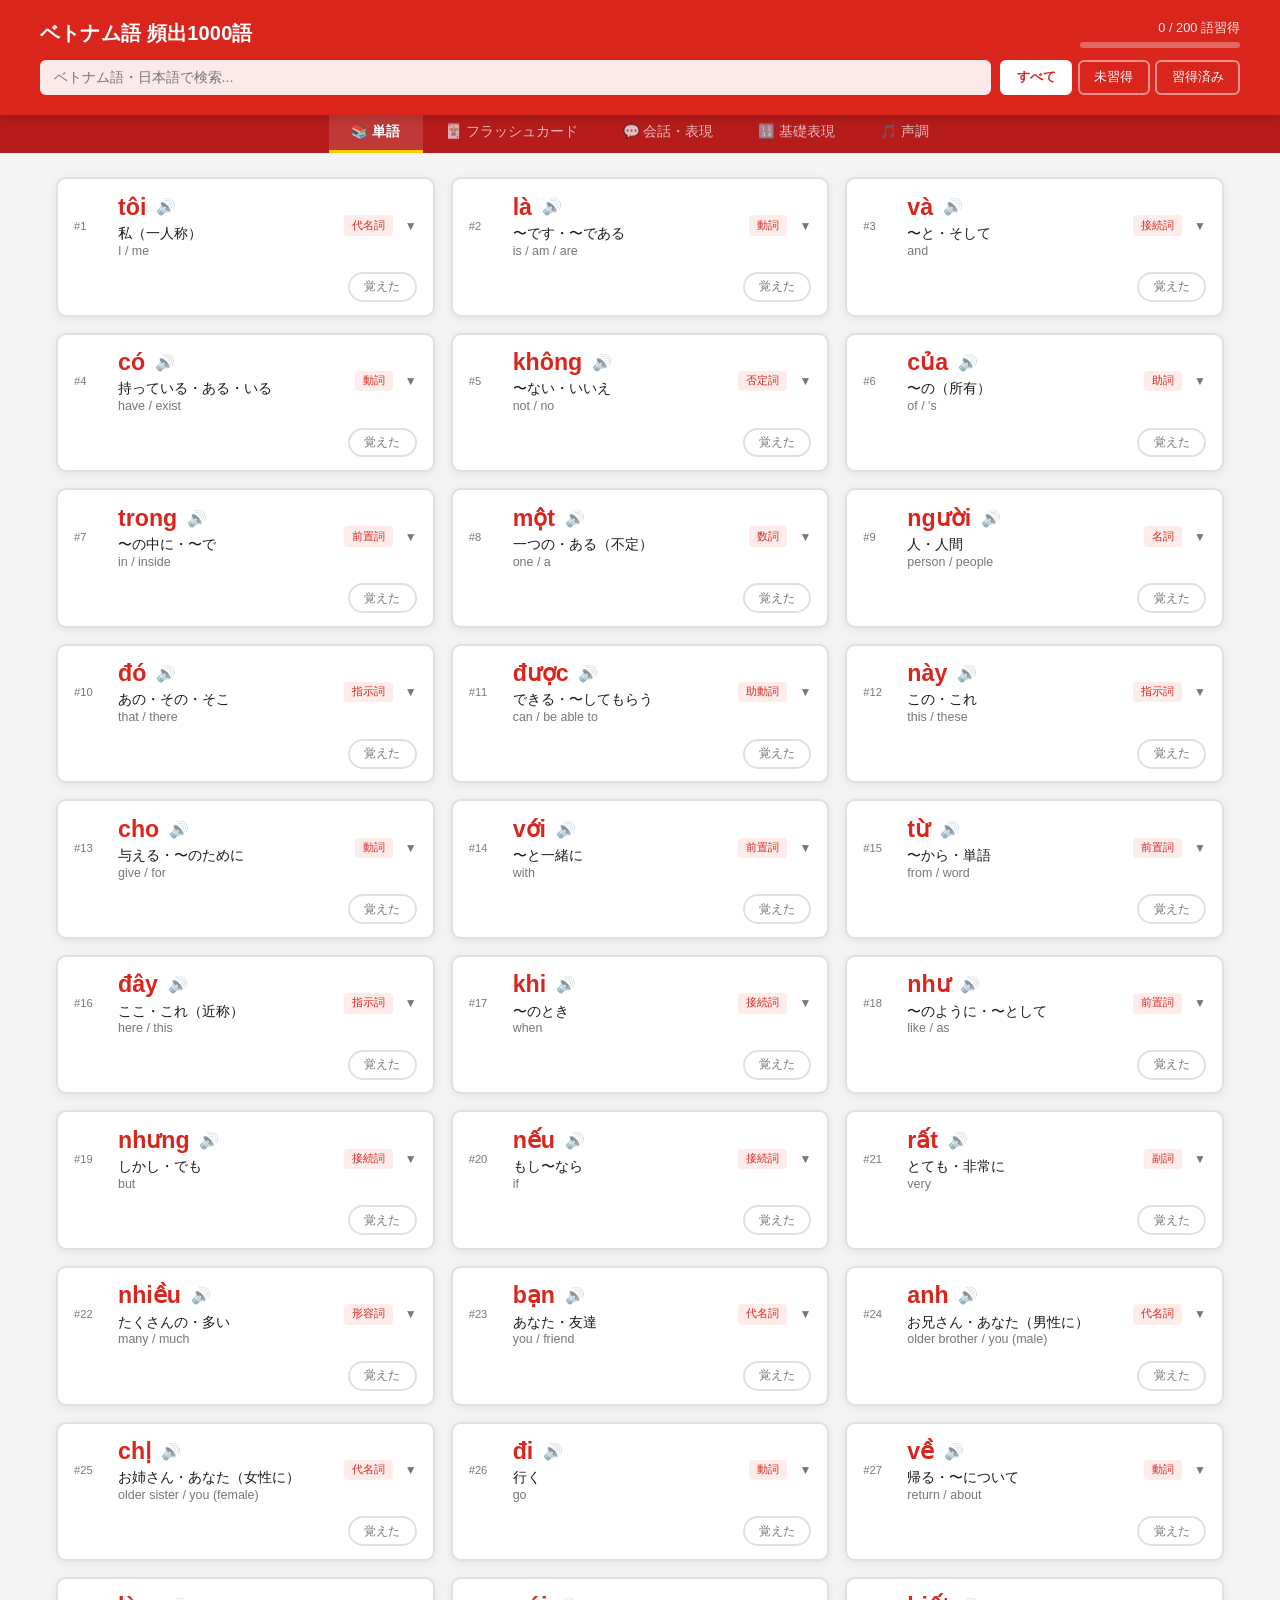
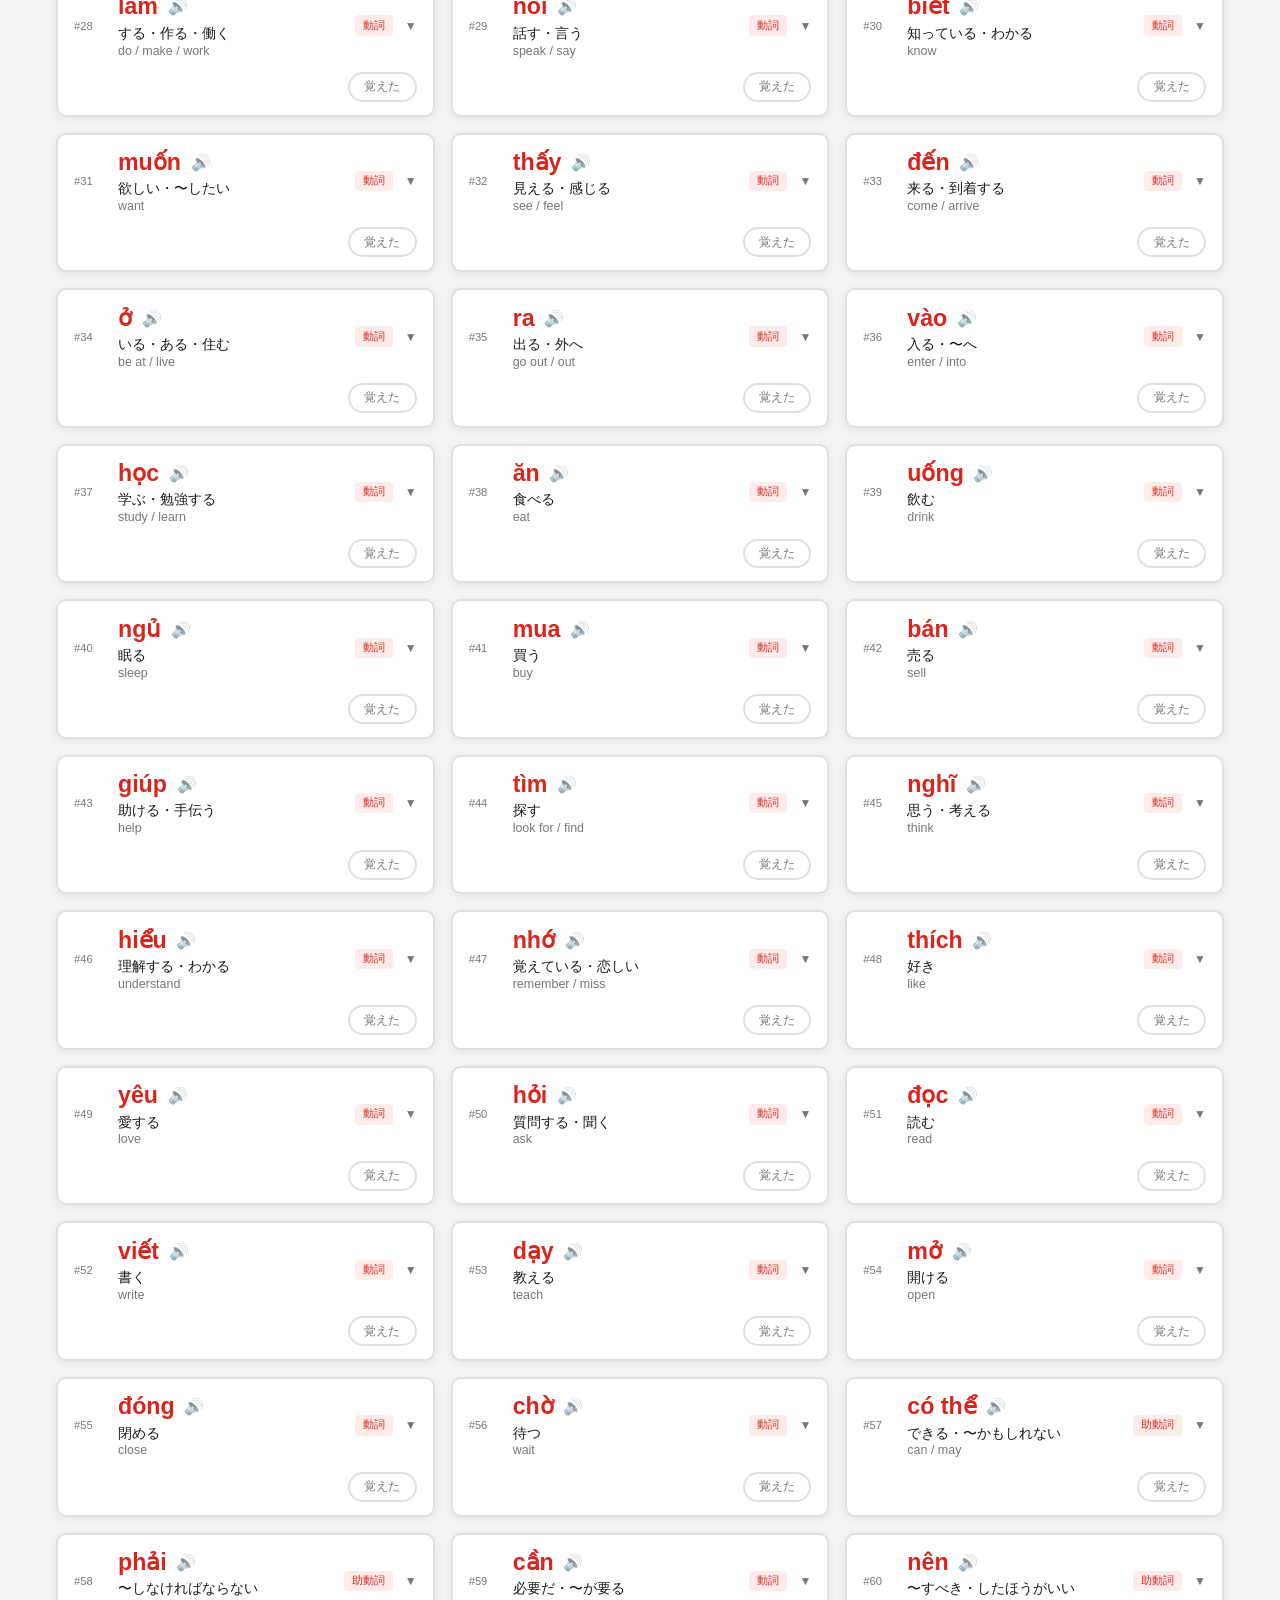
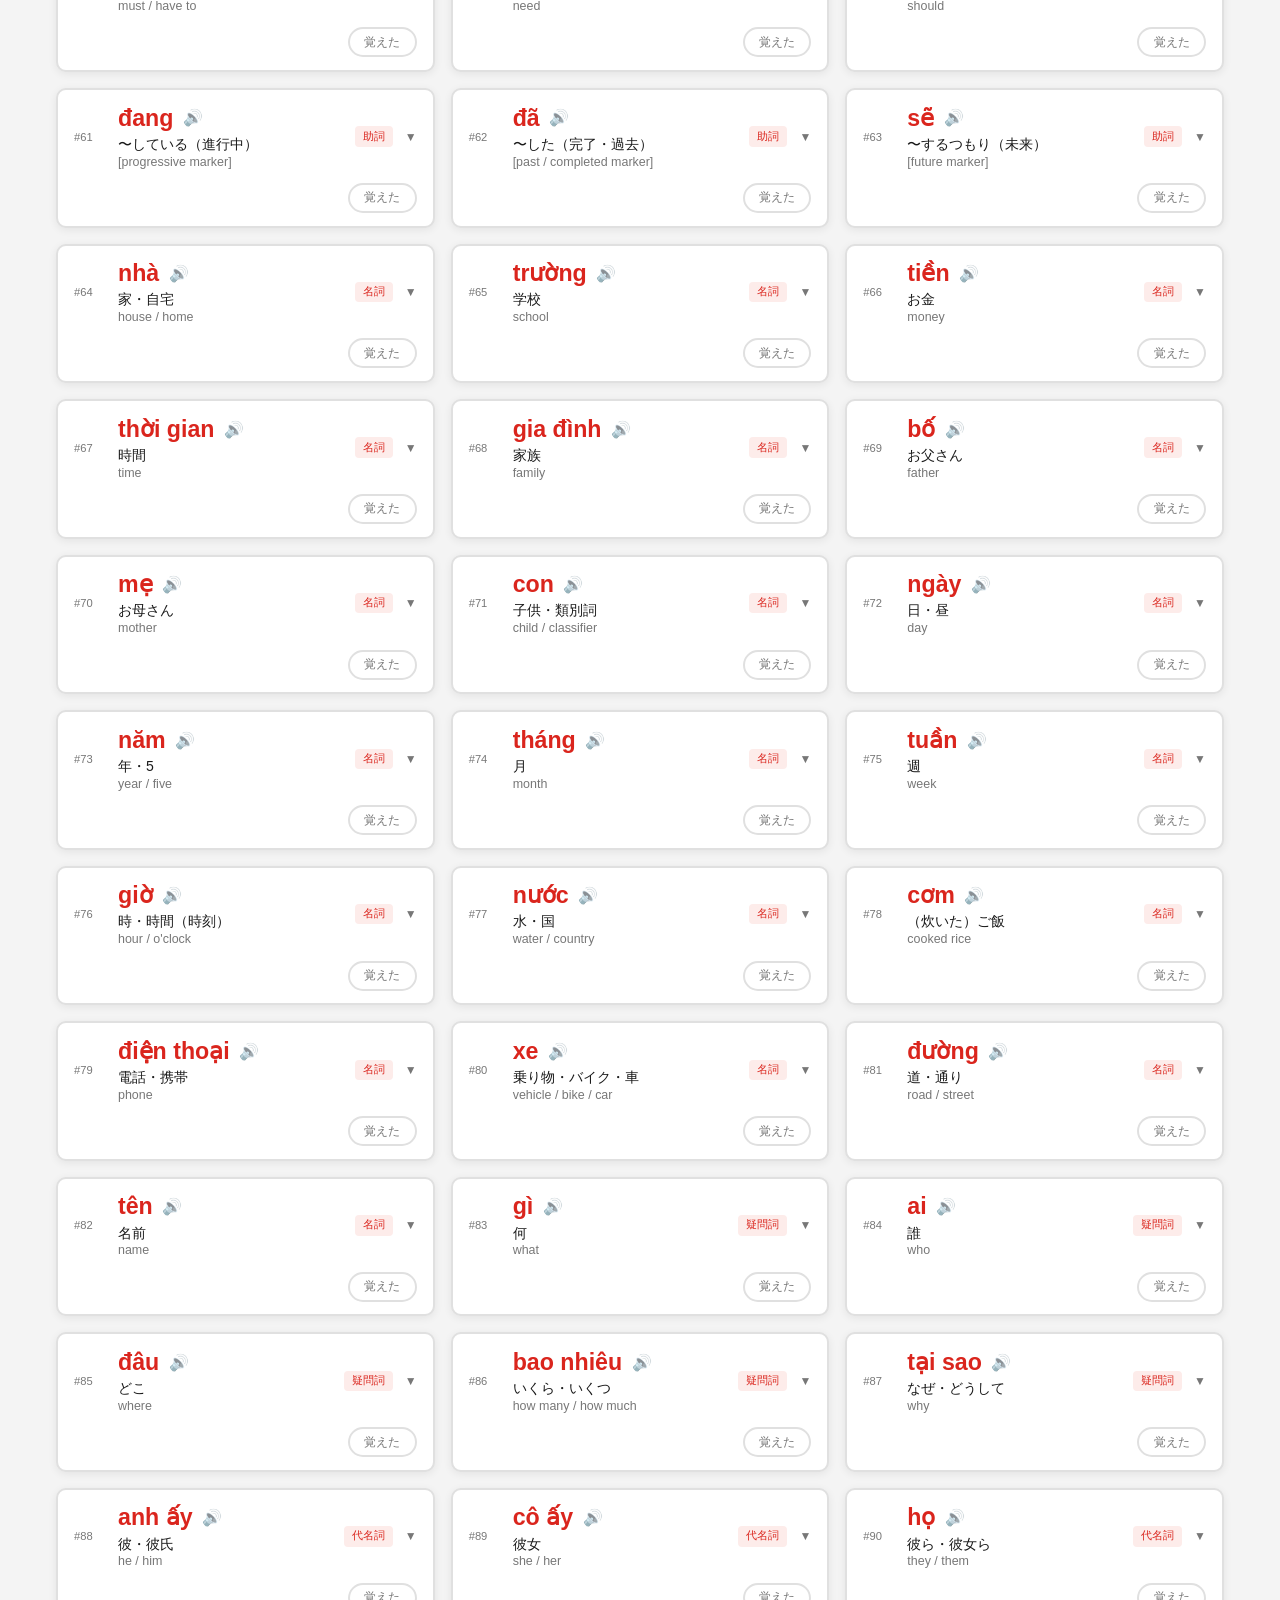
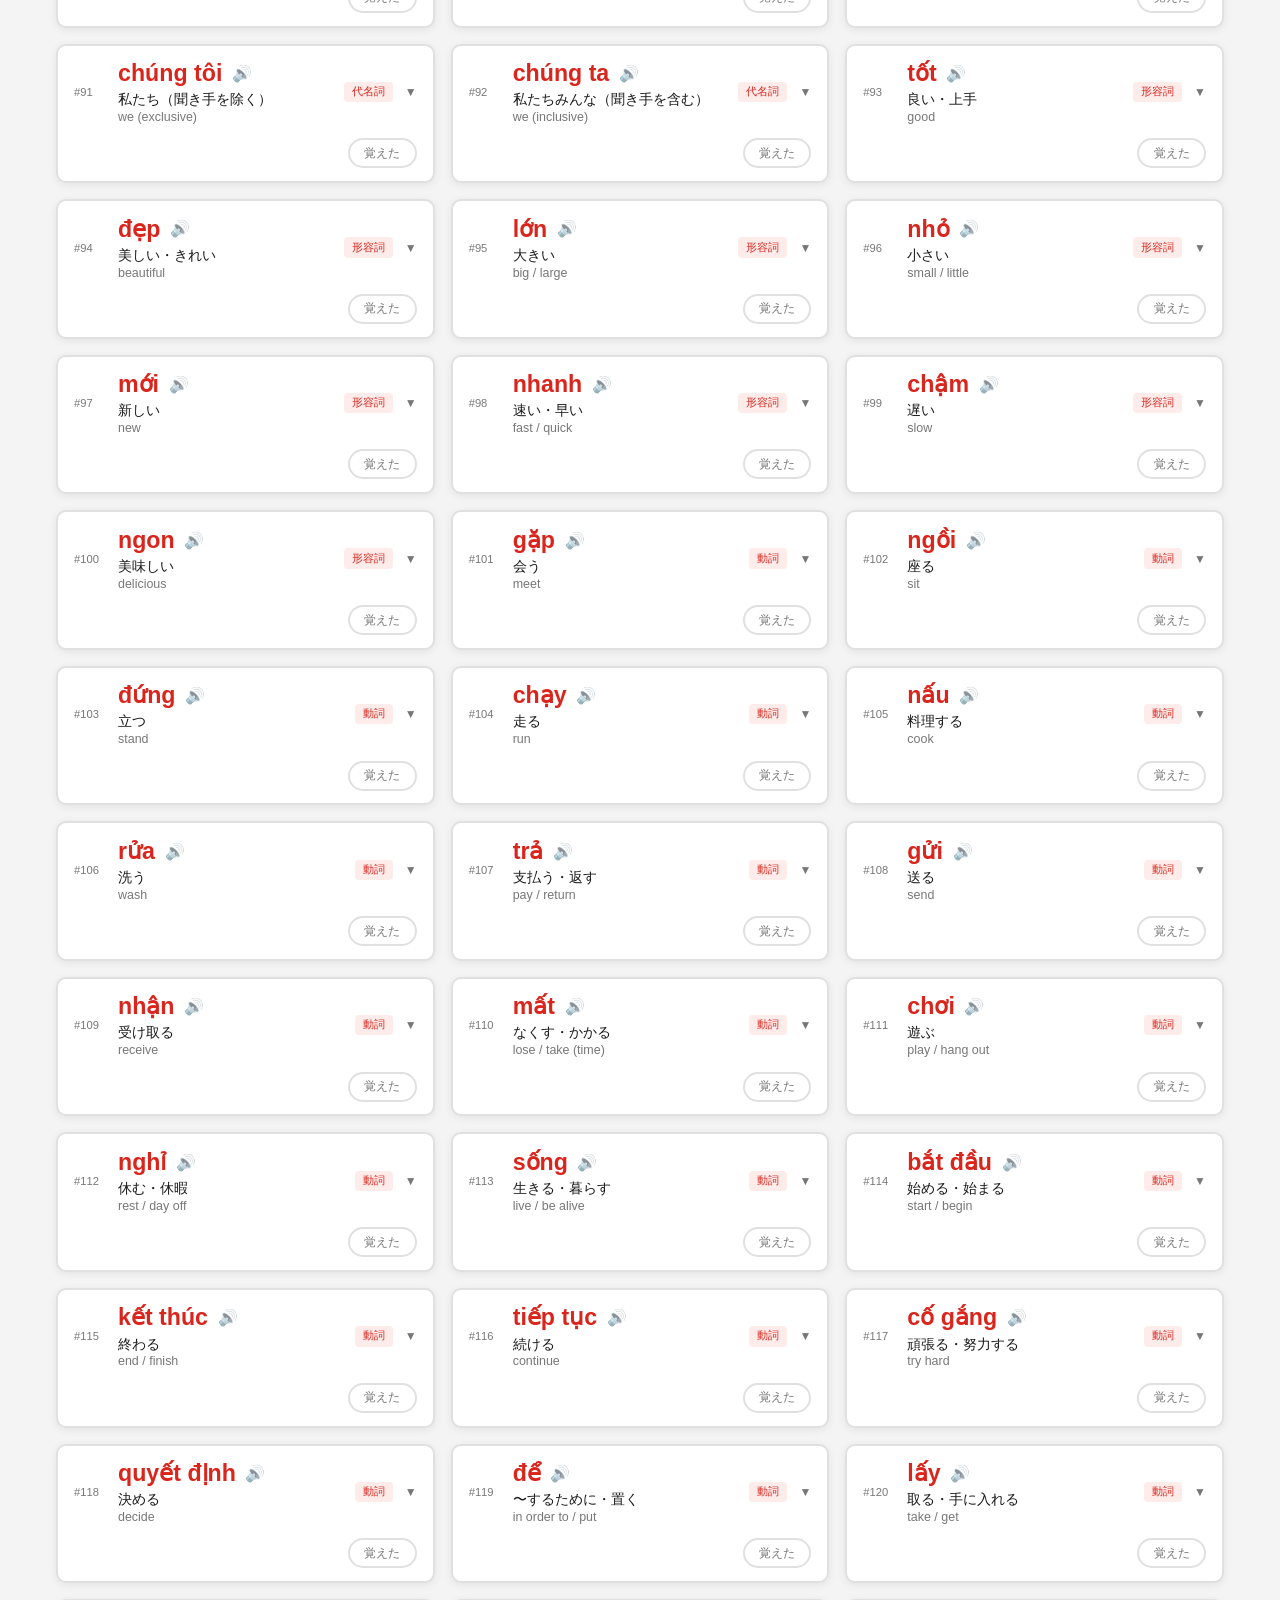
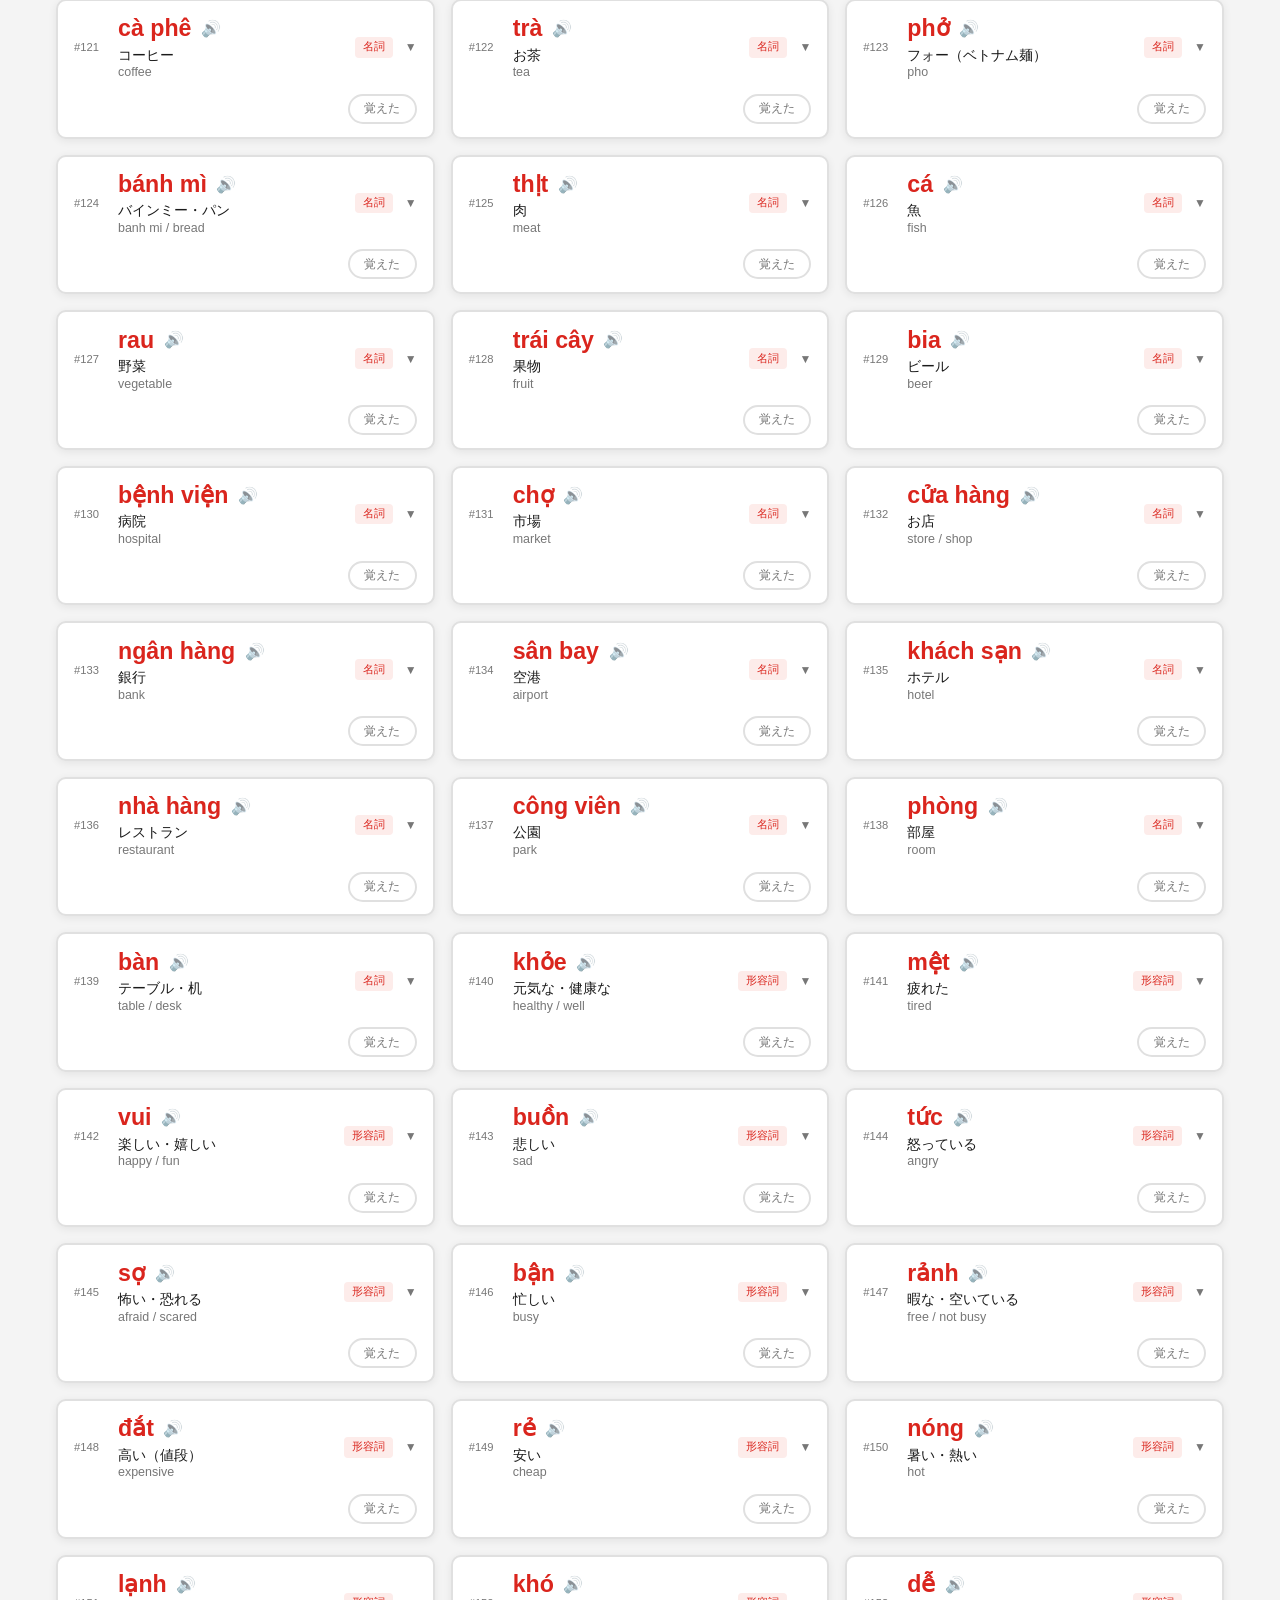
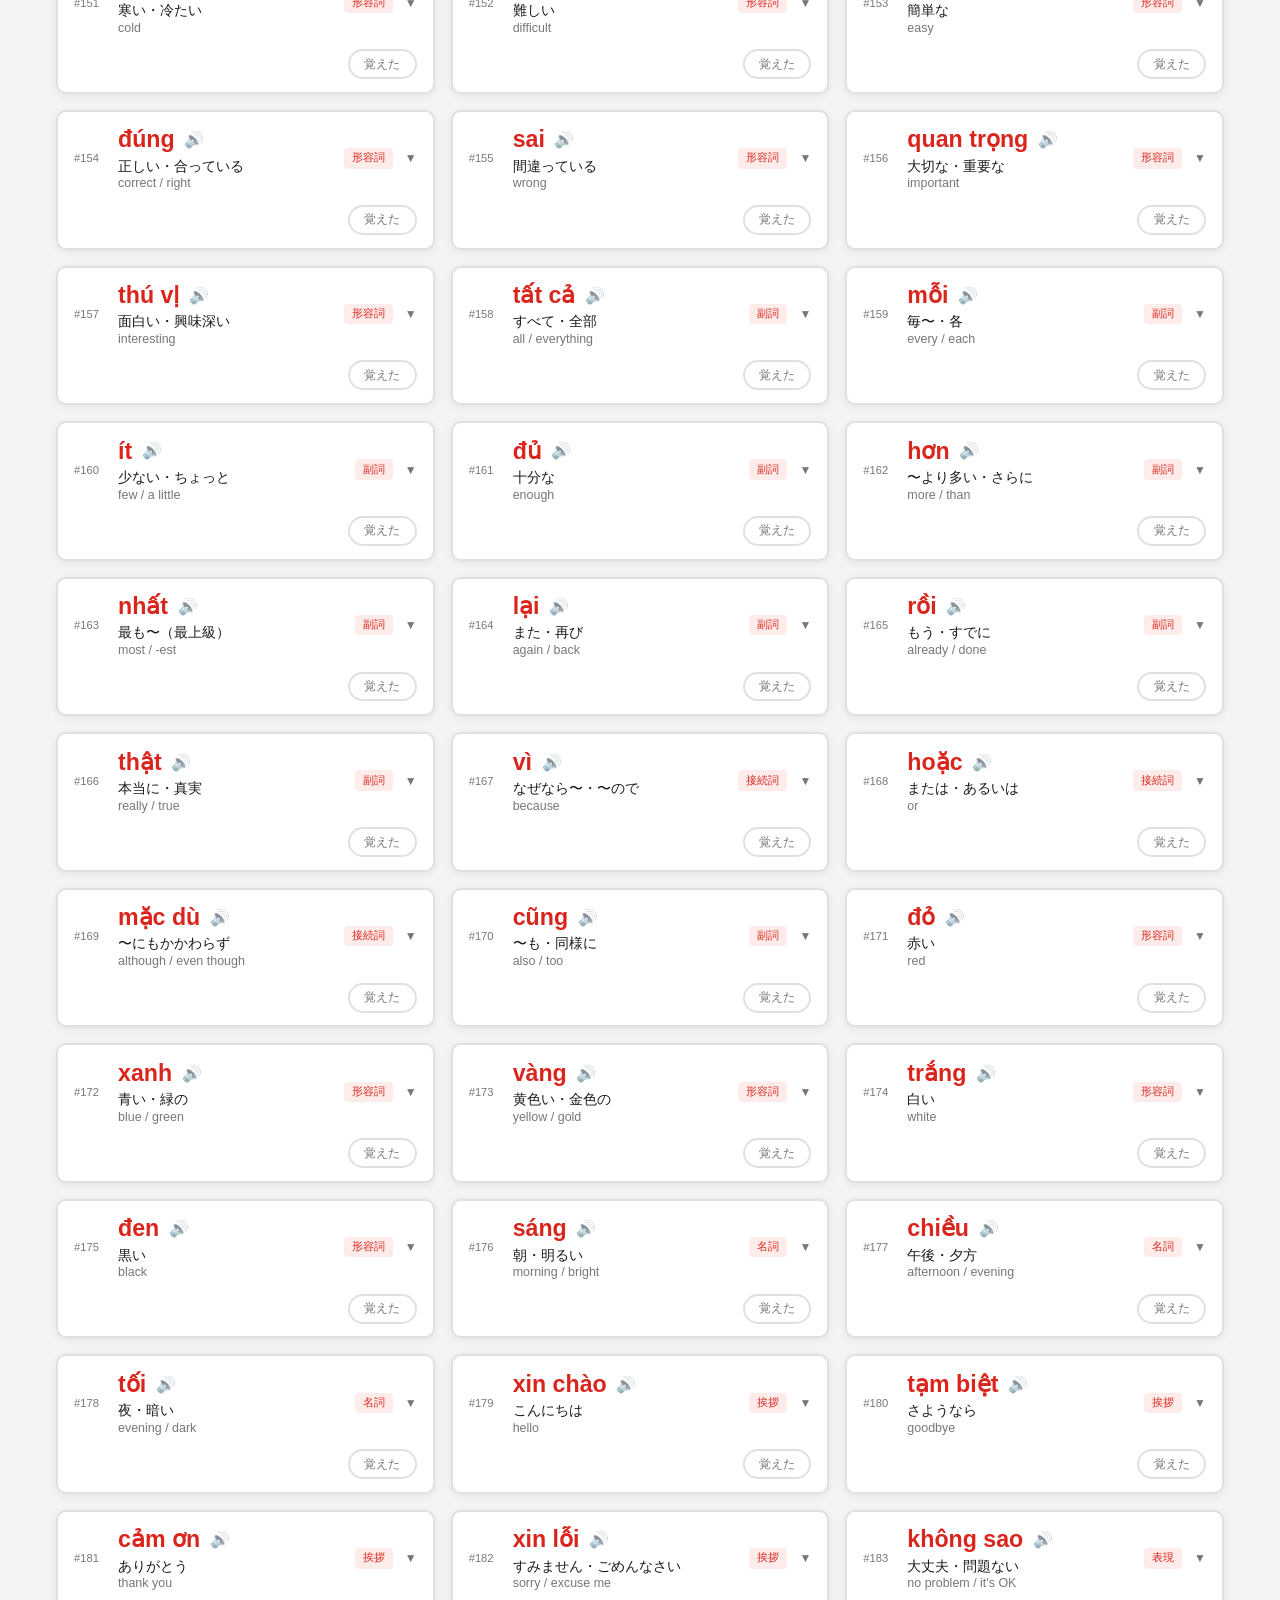
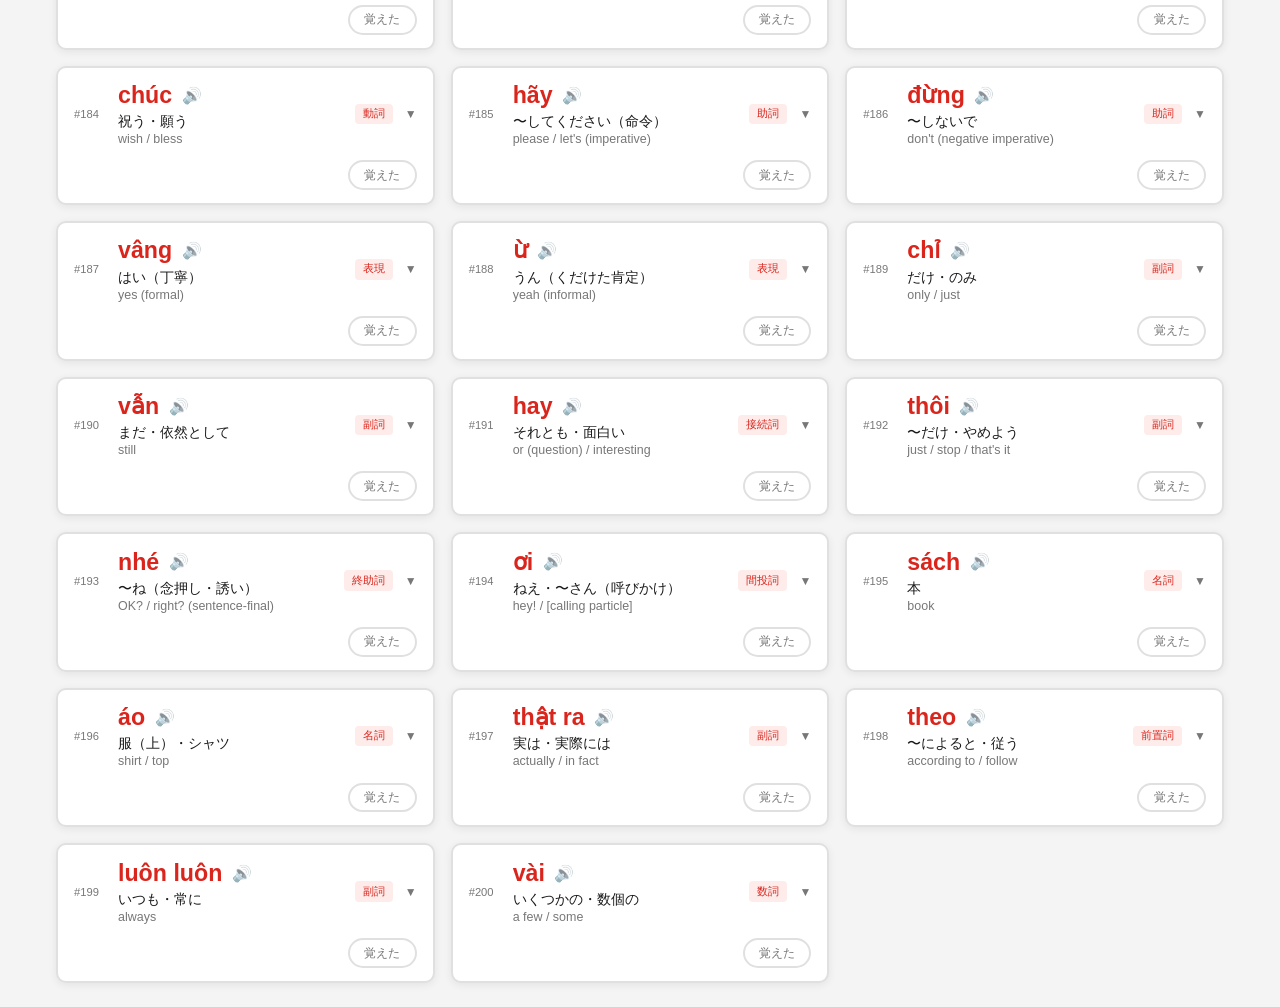
<file: index.html>
<!DOCTYPE html>
<html lang="ja">
<head>
  <meta charset="UTF-8">
  <meta name="viewport" content="width=device-width, initial-scale=1.0">
  <title>ベトナム語 頻出1000語</title>
  <link rel="stylesheet" href="style.css">
</head>
<body>
  <header>
    <div class="header-inner">
      <div class="header-top">
        <h1>ベトナム語 頻出1000語</h1>
        <div class="progress-info">
          <span id="progressText">0 / 25 語習得</span>
          <div class="progress-bar-bg">
            <div class="progress-bar-fill" id="progressBarFill"></div>
          </div>
        </div>
      </div>
      <div class="controls">
        <input type="search" id="searchInput" placeholder="ベトナム語・日本語で検索...">
        <div class="filter-group">
          <button class="filter-btn active" data-filter="all">すべて</button>
          <button class="filter-btn" data-filter="unlearned">未習得</button>
          <button class="filter-btn" data-filter="learned">習得済み</button>
        </div>
      </div>
    </div>
  </header>

  <nav class="page-nav">
    <a href="index.html" class="active">📚 単語</a>
    <a href="flashcard.html">🃏 フラッシュカード</a>
    <a href="phrases.html">💬 会話・表現</a>
    <a href="basics.html">🔢 基礎表現</a>
    <a href="tones.html">🎵 声調</a>
  </nav>

  <div class="voice-warning" id="voiceWarning" hidden></div>

  <main>
    <div class="word-grid" id="wordGrid"></div>
    <p class="empty-msg" id="emptyMsg" hidden>該当する単語が見つかりません。</p>
  </main>

  <script src="app.js"></script>
</body>
</html>
</file>
<file: style.css>
:root {
  --primary: #da251d;
  --primary-light: #fdecea;
  --accent: #ffcd00;
  --text: #1a1a1a;
  --text-muted: #777;
  --border: #e0e0e0;
  --bg: #f4f4f4;
  --card-bg: #ffffff;
  --learned-bg: #f0faf1;
  --learned-border: #43a047;
  --radius: 10px;
  --shadow: 0 2px 8px rgba(0,0,0,0.07);
}

* { box-sizing: border-box; margin: 0; padding: 0; }

body {
  font-family: 'Segoe UI', 'Hiragino Sans', 'Meiryo', sans-serif;
  background: var(--bg);
  color: var(--text);
  min-height: 100vh;
}

/* ── Header ── */
header {
  background: var(--primary);
  color: #fff;
  padding: 1.25rem 1rem;
  position: sticky;
  top: 0;
  z-index: 100;
  box-shadow: 0 2px 12px rgba(0,0,0,0.2);
}

.header-inner {
  max-width: 1200px;
  margin: 0 auto;
}

.header-top {
  display: flex;
  align-items: center;
  justify-content: space-between;
  flex-wrap: wrap;
  gap: 0.75rem;
  margin-bottom: 0.75rem;
}

h1 {
  font-size: 1.25rem;
  font-weight: 700;
  letter-spacing: 0.01em;
}

.progress-info {
  display: flex;
  flex-direction: column;
  align-items: flex-end;
  gap: 0.3rem;
}

#progressText {
  font-size: 0.8rem;
  opacity: 0.9;
}

.progress-bar-bg {
  width: 160px;
  height: 6px;
  background: rgba(255,255,255,0.3);
  border-radius: 3px;
  overflow: hidden;
}

.progress-bar-fill {
  height: 100%;
  background: var(--accent);
  border-radius: 3px;
  width: 0%;
  transition: width 0.35s ease;
}

.controls {
  display: flex;
  gap: 0.6rem;
  flex-wrap: wrap;
}

#searchInput {
  flex: 1;
  min-width: 160px;
  padding: 0.5rem 0.85rem;
  border: none;
  border-radius: 6px;
  font-size: 0.9rem;
  background: rgba(255,255,255,0.9);
  color: var(--text);
  outline: none;
}

#searchInput:focus { background: #fff; }

.filter-group { display: flex; gap: 0.35rem; }

.filter-btn {
  padding: 0.4rem 0.9rem;
  border: 2px solid rgba(255,255,255,0.5);
  border-radius: 6px;
  background: transparent;
  color: #fff;
  font-size: 0.82rem;
  cursor: pointer;
  transition: all 0.15s;
}

.filter-btn:hover {
  background: rgba(255,255,255,0.15);
  border-color: #fff;
}

.filter-btn.active {
  background: #fff;
  color: var(--primary);
  border-color: #fff;
  font-weight: 700;
}

/* ── Flashcard ── */
.fc-wrap {
  max-width: 560px;
  margin: 0 auto;
  padding: 1.25rem 1rem 2rem;
}

.fc-filter-bar {
  display: flex;
  gap: 0.5rem;
  flex-wrap: wrap;
  margin-bottom: 1rem;
  align-items: center;
}

.fc-filter-bar .filter-btn {
  border: 2px solid var(--border);
  border-radius: 20px;
  background: var(--card-bg);
  color: var(--text-muted);
  padding: 0.35rem 0.9rem;
  font-size: 0.82rem;
}
.fc-filter-bar .filter-btn:hover { border-color: var(--primary); color: var(--primary); }
.fc-filter-bar .filter-btn.active { background: var(--primary); border-color: var(--primary); color: #fff; font-weight: 700; }

.fc-shuffle-btn {
  margin-left: auto;
  padding: 0.35rem 0.9rem;
  border: 2px solid var(--border);
  border-radius: 20px;
  background: var(--card-bg);
  font-size: 0.82rem;
  cursor: pointer;
  color: var(--text-muted);
  transition: all 0.15s;
}
.fc-shuffle-btn:hover { border-color: var(--primary); color: var(--primary); }

.fc-progress {
  text-align: center;
  font-size: 0.82rem;
  color: var(--text-muted);
  margin-bottom: 1rem;
}

.fc-progress-bar-bg {
  height: 4px;
  background: var(--border);
  border-radius: 2px;
  margin: 0.4rem 0 1.2rem;
  overflow: hidden;
}
.fc-progress-bar-fill {
  height: 100%;
  background: var(--primary);
  border-radius: 2px;
  transition: width 0.3s;
}

/* 3D flip card */
.fc-scene { perspective: 900px; }

.fc-card {
  position: relative;
  width: 100%;
  min-height: 320px;
  transition: transform 0.5s cubic-bezier(.4,0,.2,1);
  transform-style: preserve-3d;
  cursor: pointer;
}
.fc-card.flipped { transform: rotateY(180deg); }

.fc-face {
  position: absolute;
  inset: 0;
  backface-visibility: hidden;
  border-radius: var(--radius);
  border: 2px solid var(--border);
  background: var(--card-bg);
  box-shadow: 0 4px 20px rgba(0,0,0,0.1);
  padding: 1.5rem;
  display: flex;
  flex-direction: column;
}

.fc-back { transform: rotateY(180deg); }

.fc-word-vi {
  font-size: 2.8rem;
  font-weight: 800;
  color: var(--primary);
  text-align: center;
  flex: 1;
  display: flex;
  align-items: center;
  justify-content: center;
  gap: 0.5rem;
}

.fc-hint {
  text-align: center;
  font-size: 0.8rem;
  color: var(--text-muted);
  margin-top: auto;
}

.fc-rank-pos {
  display: flex;
  justify-content: space-between;
  font-size: 0.72rem;
  color: var(--text-muted);
  margin-bottom: 0.5rem;
}

.fc-meanings {
  text-align: center;
  margin: 0.5rem 0 0.75rem;
}

.fc-word-ja {
  font-size: 1.5rem;
  font-weight: 700;
  color: var(--text);
}

.fc-word-en {
  font-size: 0.9rem;
  color: var(--text-muted);
  margin-top: 0.2rem;
}

.fc-divider {
  border: none;
  border-top: 1px solid var(--border);
  margin: 0.75rem 0;
}

.fc-example-label {
  font-size: 0.68rem;
  text-transform: uppercase;
  letter-spacing: 0.06em;
  color: var(--text-muted);
  margin-bottom: 0.4rem;
}

.fc-nav {
  display: flex;
  gap: 0.75rem;
  margin-top: 1.2rem;
}

.fc-nav button {
  flex: 1;
  padding: 0.65rem;
  border-radius: 8px;
  border: 2px solid var(--border);
  background: var(--card-bg);
  font-size: 0.9rem;
  cursor: pointer;
  transition: all 0.15s;
  color: var(--text);
}
.fc-nav button:hover { border-color: var(--primary); }
.fc-btn-again:hover { border-color: #e57373 !important; color: #e57373; }
.fc-btn-got:hover { background: var(--learned-border) !important; border-color: var(--learned-border) !important; color: #fff !important; }
.fc-btn-got { background: var(--learned-border); border-color: var(--learned-border); color: #fff; }

.fc-empty {
  text-align: center;
  padding: 3rem 1rem;
  color: var(--text-muted);
  font-size: 1rem;
}

/* ── Tones ── */
.tones-wrap {
  max-width: 900px;
  margin: 0 auto;
  padding: 1.5rem 1rem 3rem;
}

.tones-intro {
  background: var(--card-bg);
  border: 2px solid var(--border);
  border-radius: var(--radius);
  padding: 1rem 1.2rem;
  margin-bottom: 1.5rem;
  font-size: 0.88rem;
  line-height: 1.7;
  color: var(--text);
}

.tones-intro strong { color: var(--primary); }

.tone-grid {
  display: grid;
  grid-template-columns: repeat(auto-fill, minmax(260px, 1fr));
  gap: 1rem;
}

.tone-card {
  background: var(--card-bg);
  border: 2px solid var(--border);
  border-radius: var(--radius);
  box-shadow: var(--shadow);
  padding: 1.1rem 1.2rem;
  transition: box-shadow 0.2s;
}
.tone-card:hover { box-shadow: 0 4px 16px rgba(0,0,0,0.11); }

.tone-header {
  display: flex;
  align-items: center;
  justify-content: space-between;
  margin-bottom: 0.75rem;
}

.tone-name-ja { font-size: 0.75rem; color: var(--text-muted); }
.tone-name-vi { font-size: 1rem; font-weight: 700; color: var(--text); }
.tone-mark { font-size: 2rem; font-weight: 700; color: var(--primary); line-height: 1; }

.tone-diagram {
  display: block;
  width: 100%;
  height: 52px;
  margin: 0.5rem 0 0.75rem;
}

.tone-example-row {
  display: flex;
  align-items: center;
  gap: 0.75rem;
  background: var(--bg);
  border-radius: 6px;
  padding: 0.5rem 0.75rem;
}

.tone-ex-vi { font-size: 1.4rem; font-weight: 700; color: var(--primary); }
.tone-ex-ja { font-size: 0.9rem; color: var(--text); flex: 1; }
.tone-ex-en { font-size: 0.75rem; color: var(--text-muted); }

.tone-desc {
  font-size: 0.78rem;
  color: var(--text-muted);
  margin-top: 0.5rem;
  line-height: 1.5;
}

/* ── Page navigation ── */
.page-nav {
  background: #b71c1c;
  display: flex;
  justify-content: center;
  flex-wrap: wrap;
  gap: 0;
}

.page-nav a {
  color: rgba(255,255,255,0.7);
  text-decoration: none;
  padding: 0.55rem 1.4rem;
  font-size: 0.85rem;
  font-weight: 500;
  border-bottom: 3px solid transparent;
  transition: all 0.15s;
  white-space: nowrap;
}

.page-nav a:hover { color: #fff; background: rgba(255,255,255,0.1); }

.page-nav a.active {
  color: #fff;
  border-bottom-color: var(--accent);
  background: rgba(255,255,255,0.12);
  font-weight: 700;
}

/* ── Section tabs (phrases / basics) ── */
.section-tabs {
  display: flex;
  flex-wrap: wrap;
  gap: 0.5rem;
  padding: 1rem 1rem 0;
  max-width: 1200px;
  margin: 0 auto;
}

.tab-btn {
  padding: 0.45rem 1.1rem;
  border: 2px solid var(--border);
  border-radius: 20px;
  background: var(--card-bg);
  font-size: 0.85rem;
  cursor: pointer;
  transition: all 0.15s;
  color: var(--text-muted);
}

.tab-btn:hover { border-color: var(--primary); color: var(--primary); }

.tab-btn.active {
  background: var(--primary);
  border-color: var(--primary);
  color: #fff;
  font-weight: 600;
}

/* ── Phrase cards ── */
.phrase-grid {
  display: grid;
  grid-template-columns: repeat(auto-fill, minmax(280px, 1fr));
  gap: 0.85rem;
}

.phrase-card {
  background: var(--card-bg);
  border-radius: var(--radius);
  border: 2px solid var(--border);
  box-shadow: var(--shadow);
  padding: 0.9rem 1rem;
  display: flex;
  flex-direction: column;
  gap: 0.4rem;
  transition: box-shadow 0.2s;
}

.phrase-card:hover { box-shadow: 0 4px 16px rgba(0,0,0,0.11); }

.phrase-vi-row {
  display: flex;
  align-items: flex-start;
  gap: 0.4rem;
}

.phrase-vi {
  font-size: 1.05rem;
  font-weight: 700;
  color: var(--primary);
  flex: 1;
  line-height: 1.4;
}

.phrase-ja {
  font-size: 0.88rem;
  color: var(--text);
}

.phrase-note {
  font-size: 0.75rem;
  color: var(--text-muted);
  border-left: 2px solid var(--border);
  padding-left: 0.5rem;
  margin-top: 0.1rem;
}

.phrase-actions {
  display: flex;
  gap: 0.3rem;
  margin-top: 0.2rem;
}

/* ── Basics cards ── */
.basics-grid {
  display: grid;
  grid-template-columns: repeat(auto-fill, minmax(120px, 1fr));
  gap: 0.7rem;
}

.basics-grid.wide { grid-template-columns: repeat(auto-fill, minmax(200px, 1fr)); }

.basic-card {
  background: var(--card-bg);
  border: 2px solid var(--border);
  border-radius: var(--radius);
  box-shadow: var(--shadow);
  padding: 0.75rem 0.85rem;
  text-align: center;
  transition: box-shadow 0.2s, border-color 0.2s;
  cursor: default;
}

.basic-card:hover { box-shadow: 0 4px 14px rgba(0,0,0,0.1); border-color: var(--primary); }

.basic-num { font-size: 0.7rem; color: var(--text-muted); margin-bottom: 0.15rem; }

.basic-vi {
  font-size: 1.1rem;
  font-weight: 700;
  color: var(--primary);
  line-height: 1.3;
}

.basic-ja { font-size: 0.82rem; color: var(--text); margin-top: 0.1rem; }
.basic-note { font-size: 0.7rem; color: var(--text-muted); margin-top: 0.2rem; font-style: italic; }

.basic-card-actions { margin-top: 0.4rem; }

/* Pronouns table */
.pronoun-grid { display: flex; flex-direction: column; gap: 0.75rem; }

.pronoun-card {
  background: var(--card-bg);
  border: 2px solid var(--border);
  border-radius: var(--radius);
  padding: 0.85rem 1rem;
  box-shadow: var(--shadow);
}

.pronoun-context {
  font-size: 0.78rem;
  color: var(--text-muted);
  margin-bottom: 0.5rem;
  font-weight: 600;
  text-transform: uppercase;
  letter-spacing: 0.04em;
}

.pronoun-row {
  display: flex;
  gap: 1.5rem;
  flex-wrap: wrap;
  align-items: center;
}

.pronoun-item { display: flex; flex-direction: column; }
.pronoun-label { font-size: 0.7rem; color: var(--text-muted); }
.pronoun-vi { font-size: 1rem; font-weight: 700; color: var(--primary); }
.pronoun-note { font-size: 0.78rem; color: var(--text); margin-top: 0.35rem; border-left: 2px solid var(--border); padding-left: 0.5rem; }

/* section heading */
.section-heading {
  font-size: 0.7rem;
  text-transform: uppercase;
  letter-spacing: 0.06em;
  color: var(--text-muted);
  margin-bottom: 0.75rem;
  padding-bottom: 0.4rem;
  border-bottom: 1px solid var(--border);
}

/* ── Voice warning ── */
.voice-warning {
  background: #fff3cd;
  color: #856404;
  border-bottom: 1px solid #ffeaa7;
  padding: 0.6rem 1rem;
  font-size: 0.85rem;
  text-align: center;
}

/* ── Grid ── */
main {
  max-width: 1200px;
  margin: 0 auto;
  padding: 1.5rem 1rem;
}

.word-grid {
  display: grid;
  grid-template-columns: repeat(auto-fill, minmax(300px, 1fr));
  gap: 1rem;
}

/* ── Card ── */
.word-card {
  background: var(--card-bg);
  border-radius: var(--radius);
  border: 2px solid var(--border);
  box-shadow: var(--shadow);
  overflow: hidden;
  transition: border-color 0.2s, box-shadow 0.2s;
}

.word-card:hover {
  box-shadow: 0 4px 18px rgba(0,0,0,0.11);
}

.word-card.learned {
  border-color: var(--learned-border);
  background: var(--learned-bg);
}

/* Card header (clickable) */
.card-header {
  display: flex;
  align-items: center;
  gap: 0.75rem;
  padding: 0.9rem 1rem;
  cursor: pointer;
  user-select: none;
}

.card-rank {
  font-size: 0.7rem;
  color: var(--text-muted);
  min-width: 2rem;
  font-variant-numeric: tabular-nums;
}

.card-words { flex: 1; }

.word-vi {
  font-size: 1.45rem;
  font-weight: 700;
  color: var(--primary);
  line-height: 1.2;
}

.word-card.learned .word-vi { color: var(--learned-border); }

.word-ja {
  font-size: 0.88rem;
  margin-top: 0.15rem;
}

.word-en {
  font-size: 0.78rem;
  color: var(--text-muted);
  margin-top: 0.05rem;
}

.pos-tag {
  font-size: 0.68rem;
  background: var(--primary-light);
  color: var(--primary);
  padding: 0.2rem 0.5rem;
  border-radius: 4px;
  white-space: nowrap;
  flex-shrink: 0;
}

.word-card.learned .pos-tag {
  background: #d4edda;
  color: #276b2e;
}

.expand-icon {
  font-size: 0.75rem;
  color: var(--text-muted);
  transition: transform 0.2s;
  flex-shrink: 0;
}

.word-card.expanded .expand-icon { transform: rotate(180deg); }

/* Card footer */
.card-footer {
  padding: 0 1rem 0.8rem;
  display: flex;
  justify-content: flex-end;
}

.learned-btn {
  padding: 0.28rem 0.9rem;
  border: 2px solid var(--border);
  border-radius: 20px;
  background: transparent;
  font-size: 0.78rem;
  cursor: pointer;
  color: var(--text-muted);
  transition: all 0.15s;
}

.learned-btn:hover {
  border-color: var(--learned-border);
  color: var(--learned-border);
}

.word-card.learned .learned-btn {
  background: var(--learned-border);
  border-color: var(--learned-border);
  color: #fff;
}

/* Example section */
.card-example {
  display: none;
  padding: 0.75rem 1rem 0.9rem;
  border-top: 1px solid var(--border);
  background: rgba(0,0,0,0.018);
}

.word-card.expanded .card-example { display: block; }

.word-card.learned .card-example {
  border-top-color: #b2dfb4;
  background: rgba(67,160,71,0.04);
}

.example-label {
  font-size: 0.68rem;
  text-transform: uppercase;
  letter-spacing: 0.06em;
  color: var(--text-muted);
}

/* Interlinear */
.interlinear {
  display: flex;
  flex-wrap: wrap;
  gap: 0.1rem 0.85rem;
  margin-bottom: 0.65rem;
}

.il-token {
  display: flex;
  flex-direction: column;
  align-items: flex-start;
}

.il-vi {
  font-size: 0.95rem;
  font-weight: 600;
}

.il-en {
  font-size: 0.72rem;
  color: var(--text-muted);
  font-style: italic;
  user-select: none;
}

.il-ja {
  font-size: 0.88rem;
  color: var(--text);
  padding-top: 0.5rem;
  border-top: 1px dashed var(--border);
}

/* ── Speech button ── */
.word-vi-row {
  display: flex;
  align-items: center;
  gap: 0.35rem;
}

.example-header {
  display: flex;
  align-items: center;
  gap: 0.4rem;
  margin-bottom: 0.6rem;
}

.speak-btn {
  background: none;
  border: none;
  cursor: pointer;
  font-size: 1rem;
  padding: 0.1rem 0.25rem;
  border-radius: 4px;
  line-height: 1;
  opacity: 0.55;
  transition: opacity 0.15s, background 0.15s;
  flex-shrink: 0;
}

.speak-btn:hover { opacity: 1; background: rgba(0,0,0,0.06); }

.copy-btn {
  background: none;
  border: none;
  cursor: pointer;
  font-size: 0.9rem;
  padding: 0.1rem 0.25rem;
  border-radius: 4px;
  line-height: 1;
  opacity: 0.5;
  transition: opacity 0.15s, background 0.15s;
}

.copy-btn:hover { opacity: 1; background: rgba(0,0,0,0.06); }

.copy-btn.copied {
  opacity: 1;
  color: var(--learned-border);
}

.speak-btn.speaking {
  opacity: 1;
  animation: speak-pulse 0.5s ease-in-out infinite alternate;
}

@keyframes speak-pulse {
  from { opacity: 0.45; transform: scale(0.95); }
  to   { opacity: 1;    transform: scale(1.1); }
}

/* Empty state */
.empty-msg {
  text-align: center;
  padding: 4rem 1rem;
  color: var(--text-muted);
  font-size: 0.95rem;
}
</file>
